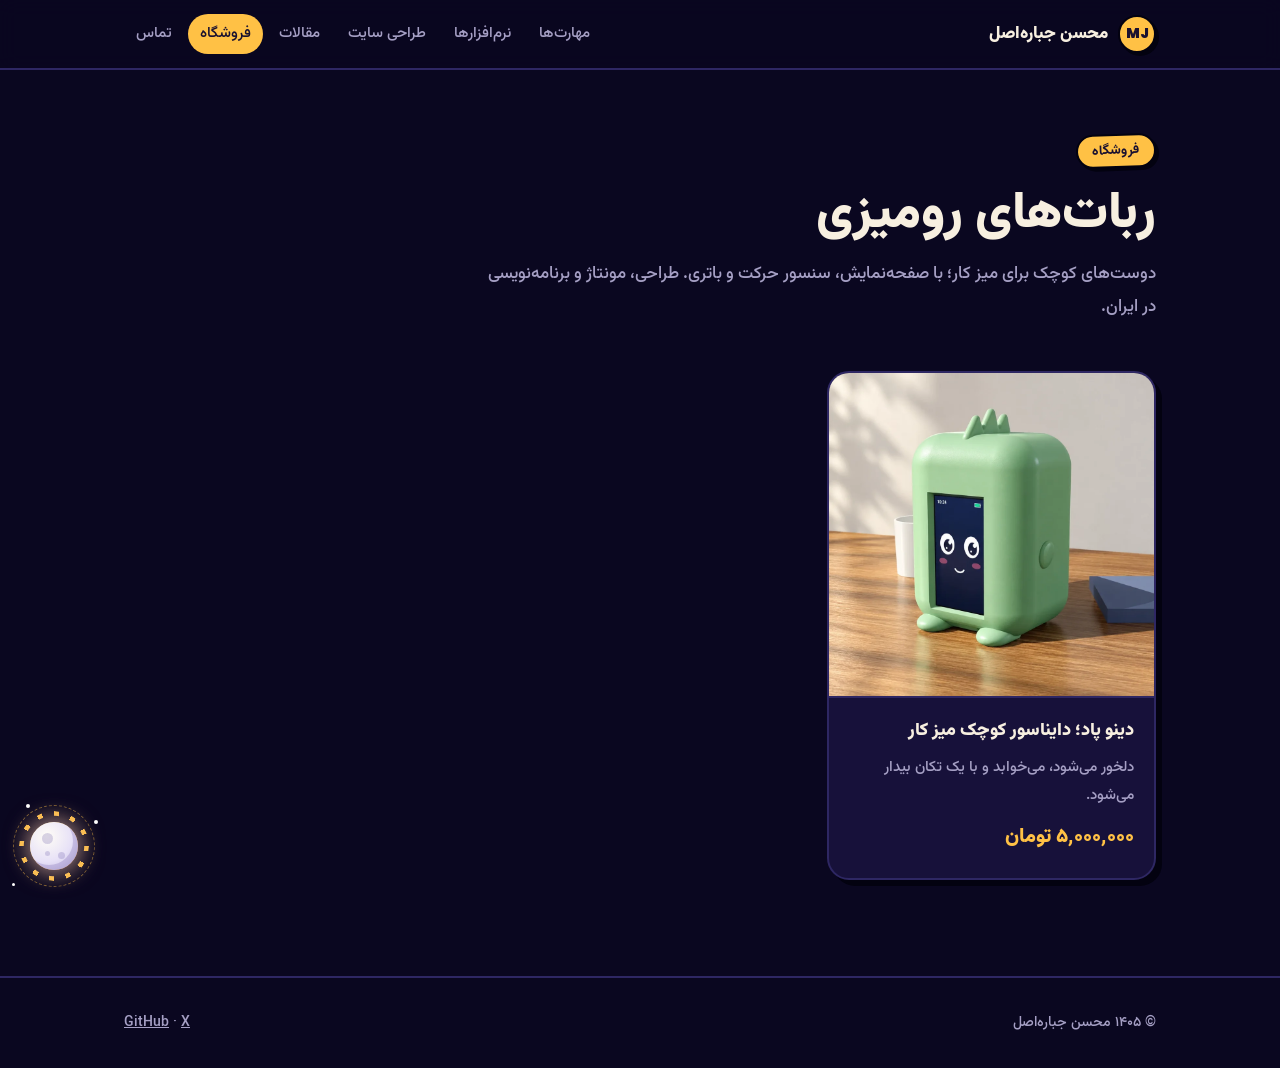
<file: shop/index.html>
<!doctype html>
<html lang="fa" dir="rtl">
<head>
<meta charset="utf-8"><meta name="viewport" content="width=device-width, initial-scale=1">
<title>فروشگاه ربات‌های رومیزی | محسن جباره‌اصل</title>
<meta name="description" content="ربات‌های رومیزی کوچک با صفحه‌نمایش و سنسور حرکت؛ طراحی، مونتاژ و برنامه‌نویسی در ایران.">
<link rel="canonical" href="https://mahsen81.ir/shop/">
<meta name="theme-color" content="#0a0720">
<link rel="icon" href="/favicon.svg" type="image/svg+xml"><link rel="icon" href="/favicon.ico" sizes="any"><link rel="apple-touch-icon" href="/apple-touch-icon.png">
<meta property="og:type" content="website"><meta property="og:site_name" content="محسن جباره‌اصل">
<meta property="og:title" content="فروشگاه ربات‌های رومیزی"><meta property="og:url" content="https://mahsen81.ir/shop/">
<meta property="og:image" content="https://mahsen81.ir/shop/img/dino-pod-main.webp"><meta property="og:locale" content="fa_IR">
<link rel="preload" as="font" type="font/woff2" href="/fonts/Vazirmatn-Black.woff2" crossorigin>
<link rel="stylesheet" href="/assets/chrome.css?v=1">
<link rel="stylesheet" href="/assets/blog.css?v=3">
<link rel="stylesheet" href="/assets/shop.css?v=3">
<script>try{var t=localStorage.getItem('mj-theme');if(t)document.documentElement.dataset.theme=t}catch(e){}</script>
</head>
<body>
<div class="orb-wrap">
  <button class="orb" id="orb" type="button" aria-label="تغییر حالت روز و شب">
    <span class="orb-stars" aria-hidden="true"><i></i><i></i><i></i></span><span class="orb-sun" aria-hidden="true"></span><span class="orb-moon" aria-hidden="true"></span>
  </button>
</div>
<nav class="site-nav solid" id="nav">
  <div class="wrap">
    <a class="logo" href="/"><span class="logo-badge">MJ</span><span class="logo-name">محسن جباره‌اصل</span></a>
    <div class="nav-right"><div class="nav-links">
      <a href="/#skills">مهارت‌ها</a><a href="/#software">نرم‌افزارها</a><a href="/#sites">طراحی سایت</a><a href="/blog/">مقالات</a><a href="/shop/" class="on">فروشگاه</a><a href="/#contact">تماس</a>
    </div></div>
  </div>
</nav>
<main>
  <section class="wrap page-head">
    <span class="eyebrow">فروشگاه</span>
    <h1>ربات‌های رومیزی</h1>
    <p class="sub">دوست‌های کوچک برای میز کار؛ با صفحه‌نمایش، سنسور حرکت و باتری. طراحی، مونتاژ و برنامه‌نویسی در ایران.</p>
  </section>
  <section class="wrap">
    <div class="products">
      <a class="card product-card" href="/shop/dino-pod/">
        <div class="pc-img"><img src="/shop/img/dino-pod-main.webp" alt="ربات دایناسور سبز روی میز کار با صورت خندان" width="1000" height="1000" loading="lazy" decoding="async"></div>
        <div class="pc-body">
          <h2>دینو پاد؛ دایناسور کوچک میز کار</h2>
          <p>دلخور می‌شود، می‌خوابد و با یک تکان بیدار می‌شود.</p>
          <strong class="price">۵٬۰۰۰٬۰۰۰ تومان</strong>
        </div>
      </a>
    </div>
  </section>
</main>
<footer class="foot"><div class="wrap foot-in"><span>© ۱۴۰۵ محسن جباره‌اصل</span><span><a href="https://github.com/mjpt1">GitHub</a> · <a href="https://x.com/mjpt1">X</a></span></div></footer>
<script src="/shop/shop.js?v=2"></script>
</body>
</html>
</file>
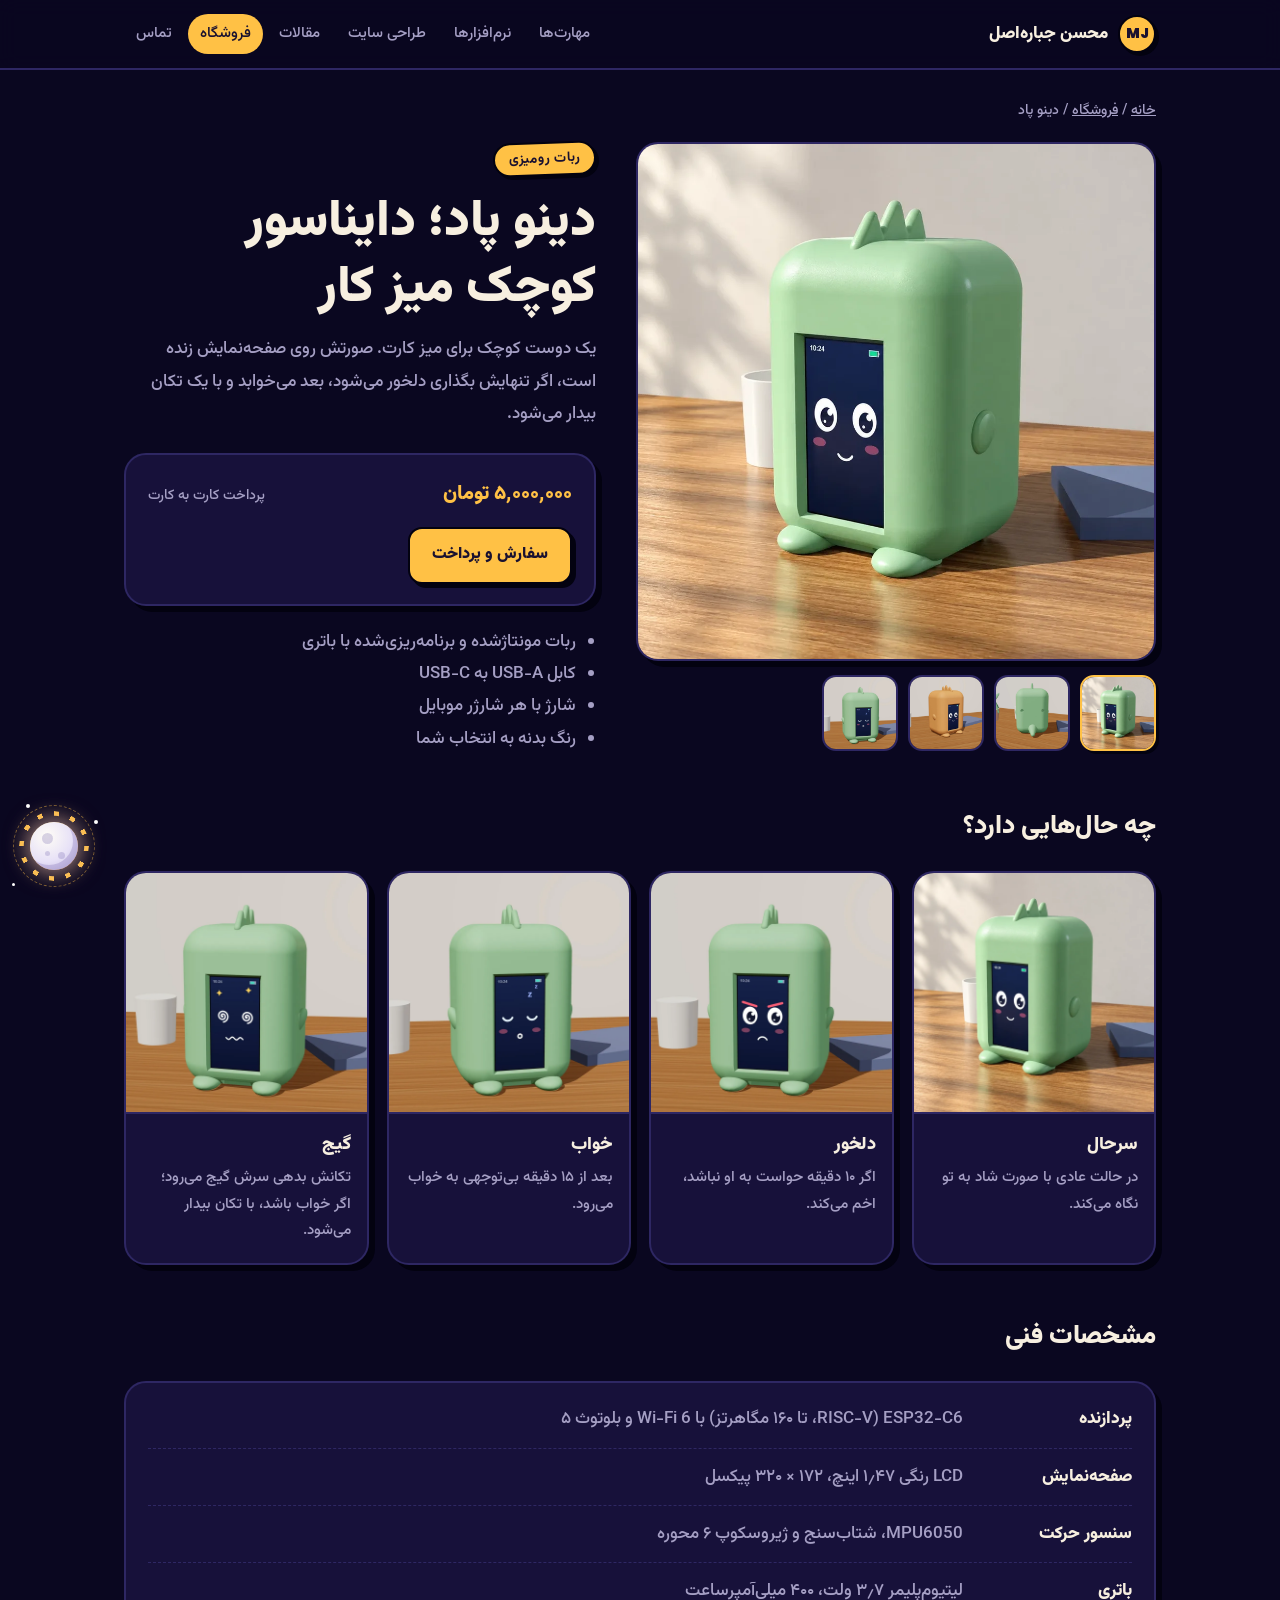
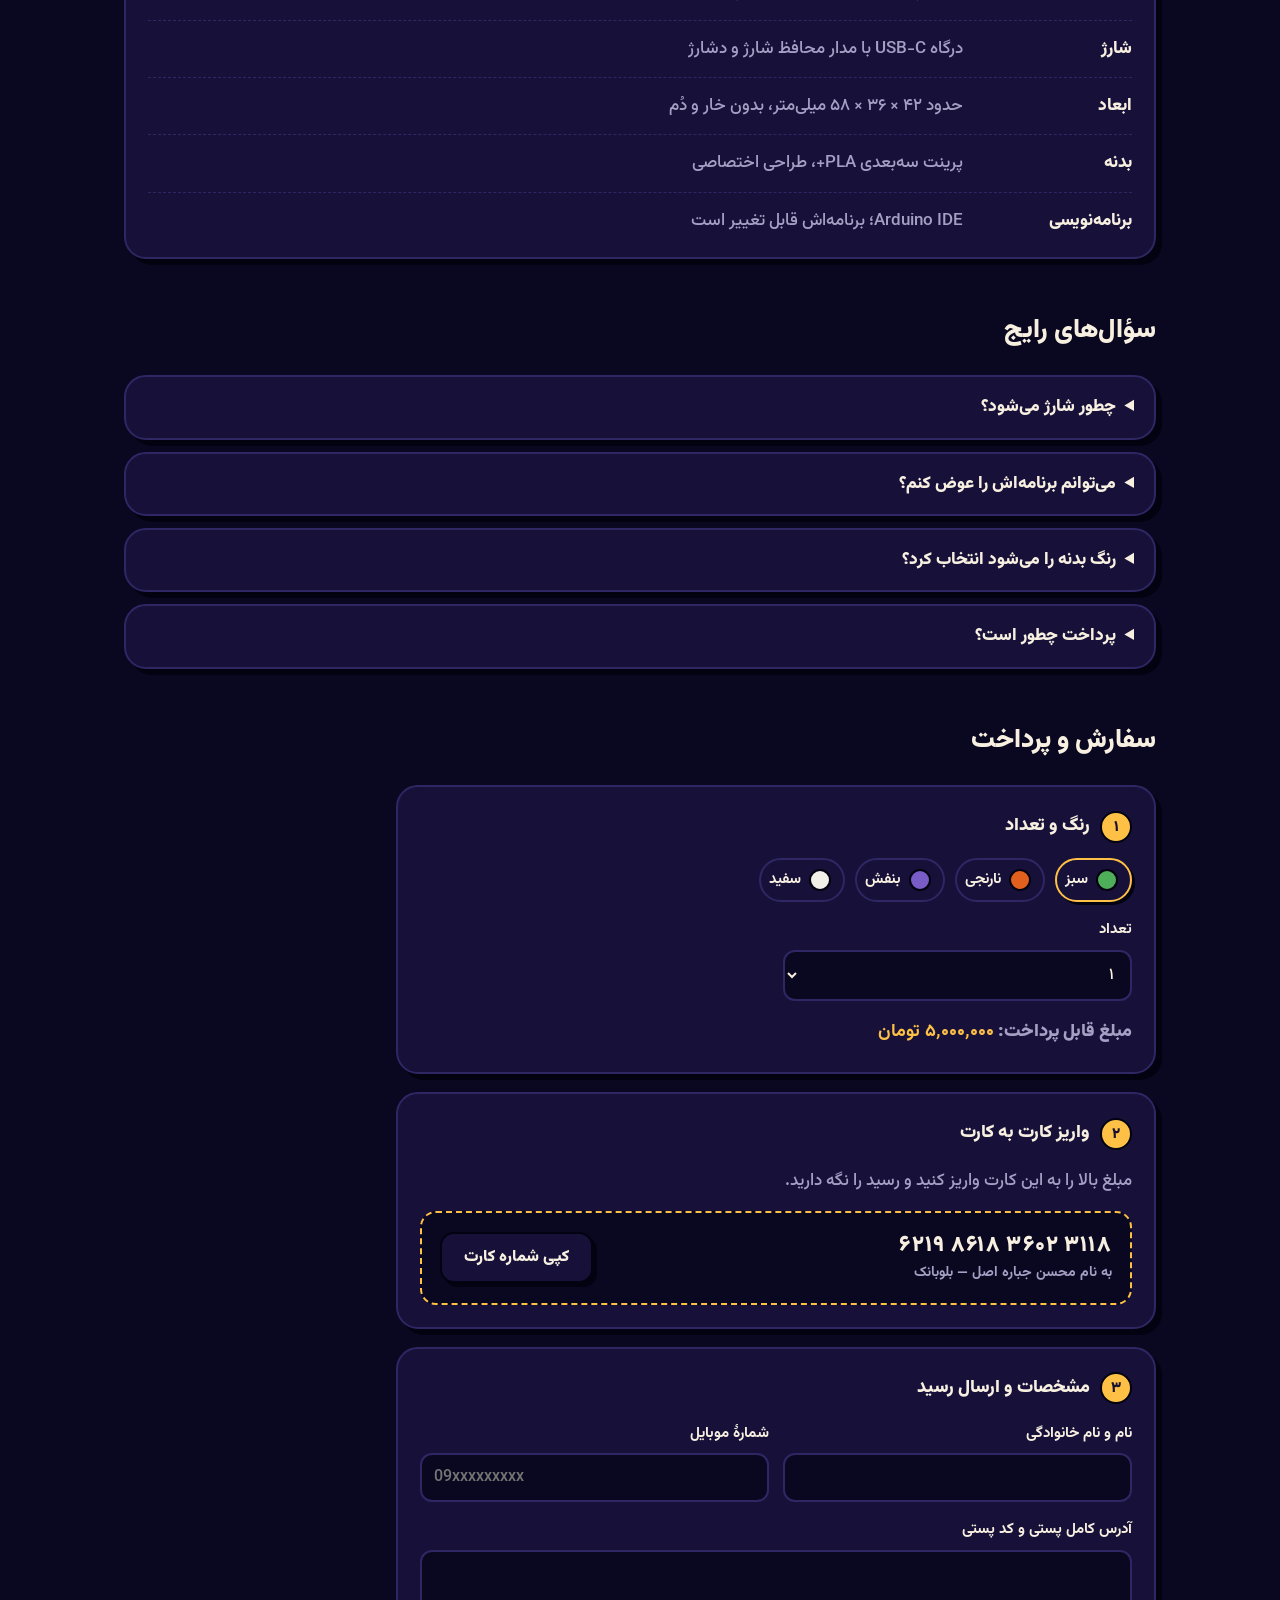
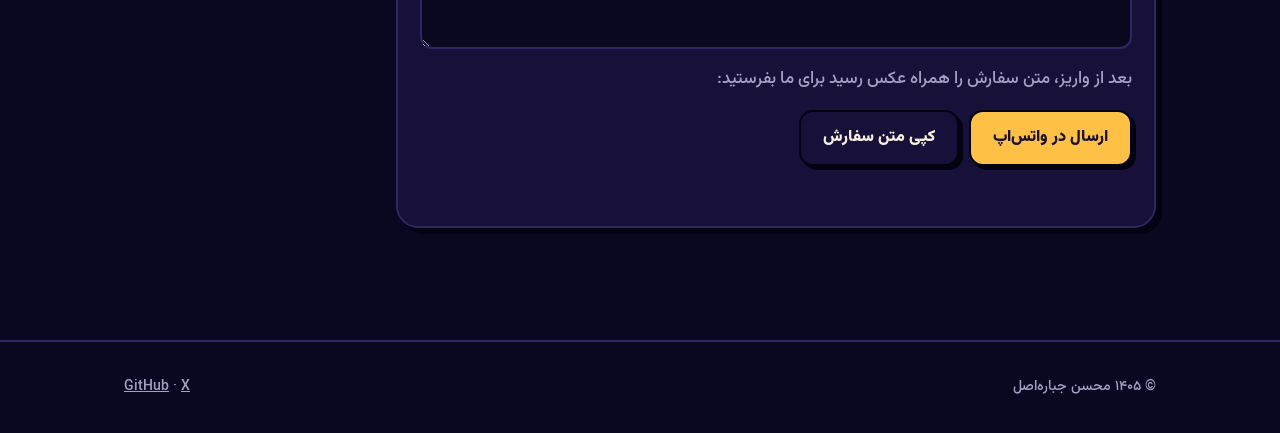
<file: shop/dino-pod/index.html>
<!doctype html>
<html lang="fa" dir="rtl">
<head>
<meta charset="utf-8"><meta name="viewport" content="width=device-width, initial-scale=1">
<title>ربات رومیزی دایناسور «دینو پاد» | محسن جباره‌اصل</title>
<meta name="description" content="دینو پاد، ربات رومیزی کوچک با صفحه‌نمایش رنگی و سنسور حرکت؛ دلخور می‌شود، می‌خوابد و با تکان بیدار می‌شود. قیمت ۵ میلیون تومان، پرداخت کارت به کارت.">
<link rel="canonical" href="https://mahsen81.ir/shop/dino-pod/">
<meta name="theme-color" content="#0a0720">
<link rel="icon" href="/favicon.svg" type="image/svg+xml"><link rel="icon" href="/favicon.ico" sizes="any"><link rel="apple-touch-icon" href="/apple-touch-icon.png">
<meta property="og:type" content="product">
<meta property="og:site_name" content="محسن جباره‌اصل">
<meta property="og:title" content="ربات رومیزی دایناسور «دینو پاد»">
<meta property="og:description" content="یک دوست کوچک برای میز کار؛ با صفحه‌نمایش رنگی و سنسور حرکت. ۵ میلیون تومان.">
<meta property="og:url" content="https://mahsen81.ir/shop/dino-pod/">
<meta property="og:image" content="https://mahsen81.ir/shop/img/dino-pod-main.webp">
<meta property="og:locale" content="fa_IR">
<meta name="twitter:card" content="summary_large_image">
<link rel="preload" as="font" type="font/woff2" href="/fonts/Vazirmatn-Black.woff2" crossorigin>
<link rel="preload" as="image" href="/shop/img/dino-pod-main.webp">
<link rel="stylesheet" href="/assets/chrome.css?v=1">
<link rel="stylesheet" href="/assets/blog.css?v=3">
<link rel="stylesheet" href="/assets/shop.css?v=3">
<script>try{var t=localStorage.getItem('mj-theme');if(t)document.documentElement.dataset.theme=t}catch(e){}</script>
<script type="application/ld+json">{"@context":"https://schema.org","@type":"Product","name":"ربات رومیزی دایناسور «دینو پاد»","description":"ربات رومیزی کوچک با صفحه‌نمایش رنگی ۱٫۴۷ اینچ، سنسور حرکت و باتری قابل شارژ.","image":["https://mahsen81.ir/shop/img/dino-pod-main.webp","https://mahsen81.ir/shop/img/dino-pod-back.webp","https://mahsen81.ir/shop/img/dino-pod-orange.webp"],"brand":{"@type":"Brand","name":"محسن جباره‌اصل"},"offers":{"@type":"Offer","price":"50000000","priceCurrency":"IRR","availability":"https://schema.org/InStock","url":"https://mahsen81.ir/shop/dino-pod/"}}</script>
</head>
<body>
<div class="orb-wrap">
  <button class="orb" id="orb" type="button" aria-label="تغییر حالت روز و شب">
    <span class="orb-stars" aria-hidden="true"><i></i><i></i><i></i></span><span class="orb-sun" aria-hidden="true"></span><span class="orb-moon" aria-hidden="true"></span>
  </button>
</div>
<nav class="site-nav solid" id="nav">
  <div class="wrap">
    <a class="logo" href="/"><span class="logo-badge">MJ</span><span class="logo-name">محسن جباره‌اصل</span></a>
    <div class="nav-right"><div class="nav-links">
      <a href="/#skills">مهارت‌ها</a><a href="/#software">نرم‌افزارها</a><a href="/#sites">طراحی سایت</a><a href="/blog/">مقالات</a><a href="/shop/" class="on">فروشگاه</a><a href="/#contact">تماس</a>
    </div></div>
  </div>
</nav>

<main class="wrap product">
  <nav class="crumbs" aria-label="مسیر"><a href="/">خانه</a> / <a href="/shop/">فروشگاه</a> / <span>دینو پاد</span></nav>

  <section class="hero">
    <div class="gallery">
      <figure class="card main-shot"><img id="main-img" src="/shop/img/dino-pod-main.webp" alt="ربات دایناسور سبز روی میز کار با صورت خندان روی صفحه‌نمایش" width="1000" height="1000" fetchpriority="high"></figure>
      <div class="thumbs" id="thumbs">
        <button type="button" class="thumb" aria-pressed="true" aria-label="تصویر ۱" data-src="/shop/img/dino-pod-main.webp" data-alt="ربات دایناسور سبز روی میز کار با صورت خندان روی صفحه‌نمایش"><img src="/shop/img/dino-pod-main.webp" alt="" width="76" height="76" loading="lazy"></button>
        <button type="button" class="thumb" aria-pressed="false" aria-label="تصویر ۲" data-src="/shop/img/dino-pod-back.webp" data-alt="پشت ربات با دُم کوچک و پیچ‌های درِ پشت"><img src="/shop/img/dino-pod-back.webp" alt="" width="76" height="76" loading="lazy"></button>
        <button type="button" class="thumb" aria-pressed="false" aria-label="تصویر ۳" data-src="/shop/img/dino-pod-orange.webp" data-alt="ربات دایناسور با بدنهٔ نارنجی"><img src="/shop/img/dino-pod-orange.webp" alt="" width="76" height="76" loading="lazy"></button>
        <button type="button" class="thumb" aria-pressed="false" aria-label="تصویر ۴" data-src="/shop/img/dino-pod-sleep.webp" data-alt="ربات در حالت خواب با چشم‌های بسته"><img src="/shop/img/dino-pod-sleep.webp" alt="" width="76" height="76" loading="lazy"></button>
      </div>
    </div>
    <div class="buy">
      <span class="eyebrow">ربات رومیزی</span>
      <h1>دینو پاد؛ دایناسور کوچک میز کار</h1>
      <p class="lead">یک دوست کوچک برای میز کارت. صورتش روی صفحه‌نمایش زنده است، اگر تنهایش بگذاری دلخور می‌شود، بعد می‌خوابد و با یک تکان بیدار می‌شود.</p>
      <div class="card price-box">
        <div class="price-row"><strong class="price">۵٬۰۰۰٬۰۰۰ تومان</strong><span class="muted">پرداخت کارت به کارت</span></div>
        <a class="btn" href="#order">سفارش و پرداخت</a>
      </div>
      <ul class="box-list">
        <li>ربات مونتاژشده و برنامه‌ریزی‌شده با باتری</li>
        <li>کابل USB-A به USB-C</li>
        <li>شارژ با هر شارژر موبایل</li>
        <li>رنگ بدنه به انتخاب شما</li>
      </ul>
    </div>
  </section>

  <h2 class="h2">چه حال‌هایی دارد؟</h2>
  <div class="moods">
    <article class="card mood"><img src="/shop/img/dino-pod-main.webp" alt="صورت خندان روی صفحهٔ ربات" width="400" height="400" loading="lazy"><div><h3>سرحال</h3><p>در حالت عادی با صورت شاد به تو نگاه می‌کند.</p></div></article>
    <article class="card mood"><img src="/shop/img/dino-pod-angry.webp" alt="صورت اخمو روی صفحهٔ ربات" width="400" height="400" loading="lazy"><div><h3>دلخور</h3><p>اگر ۱۰ دقیقه حواست به او نباشد، اخم می‌کند.</p></div></article>
    <article class="card mood"><img src="/shop/img/dino-pod-sleep.webp" alt="ربات خواب با چشم‌های بسته" width="400" height="400" loading="lazy"><div><h3>خواب</h3><p>بعد از ۱۵ دقیقه بی‌توجهی به خواب می‌رود.</p></div></article>
    <article class="card mood"><img src="/shop/img/dino-pod-dizzy.webp" alt="ربات گیج با چشم‌های چرخان" width="400" height="400" loading="lazy"><div><h3>گیج</h3><p>تکانش بدهی سرش گیج می‌رود؛ اگر خواب باشد، با تکان بیدار می‌شود.</p></div></article>
  </div>

  <h2 class="h2">مشخصات فنی</h2>
  <dl class="card specs">
    <div><dt>پردازنده</dt><dd>ESP32-C6 (RISC-V، تا ۱۶۰ مگاهرتز) با Wi-Fi 6 و بلوتوث ۵</dd></div>
    <div><dt>صفحه‌نمایش</dt><dd>LCD رنگی ۱٫۴۷ اینچ، ۱۷۲ × ۳۲۰ پیکسل</dd></div>
    <div><dt>سنسور حرکت</dt><dd>MPU6050، شتاب‌سنج و ژیروسکوپ ۶ محوره</dd></div>
    <div><dt>باتری</dt><dd>لیتیوم‌پلیمر ۳٫۷ ولت، ۴۰۰ میلی‌آمپرساعت</dd></div>
    <div><dt>شارژ</dt><dd>درگاه USB-C با مدار محافظ شارژ و دشارژ</dd></div>
    <div><dt>ابعاد</dt><dd>حدود ۴۲ × ۳۶ × ۵۸ میلی‌متر، بدون خار و دُم</dd></div>
    <div><dt>بدنه</dt><dd>پرینت سه‌بعدی PLA+، طراحی اختصاصی</dd></div>
    <div><dt>برنامه‌نویسی</dt><dd>Arduino IDE؛ برنامه‌اش قابل تغییر است</dd></div>
  </dl>

  <h2 class="h2">سؤال‌های رایج</h2>
  <div class="faq">
    <details class="card"><summary>چطور شارژ می‌شود؟</summary><p>با کابل همراه و هر شارژر موبایل، از درگاه USB-C پشت ربات.</p></details>
    <details class="card"><summary>می‌توانم برنامه‌اش را عوض کنم؟</summary><p>بله. ربات با Arduino IDE برنامه‌ریزی می‌شود و درگاه برنامه‌ریزی زیر بدنه است. برای سازنده‌ها و دانش‌آموزها پروژهٔ آموزشی خوبی است.</p></details>
    <details class="card"><summary>رنگ بدنه را می‌شود انتخاب کرد؟</summary><p>بله، در فرم سفارش رنگ دلخواه را انتخاب کنید.</p></details>
    <details class="card"><summary>پرداخت چطور است؟</summary><p>کارت به کارت. مبلغ را به کارت پایین صفحه واریز کنید و رسید را همراه مشخصات ارسال برای ما بفرستید. بعد از تأیید واریز، سفارش ساخته و ارسال می‌شود.</p></details>
  </div>

  <h2 class="h2" id="order">سفارش و پرداخت</h2>
  <div class="order" id="order-box">
    <section class="card step">
      <h3><span>۱</span>رنگ و تعداد</h3>
      <div class="swatches" role="radiogroup" aria-label="رنگ بدنه">
        <label><input type="radio" name="color" value="سبز" checked><i style="background:#4fae5a"></i>سبز</label>
        <label><input type="radio" name="color" value="نارنجی"><i style="background:#e2601e"></i>نارنجی</label>
        <label><input type="radio" name="color" value="بنفش"><i style="background:#7a5cc7"></i>بنفش</label>
        <label><input type="radio" name="color" value="سفید"><i style="background:#f2efe9"></i>سفید</label>
      </div>
      <div class="fields">
        <label>تعداد<select id="qty"><option value="1">۱</option><option value="2">۲</option><option value="3">۳</option><option value="4">۴</option><option value="5">۵</option></select></label>
      </div>
      <p class="total">مبلغ قابل پرداخت: <b id="total">۵٬۰۰۰٬۰۰۰ تومان</b></p>
    </section>

    <section class="card step">
      <h3><span>۲</span>واریز کارت به کارت</h3>
      <p>مبلغ بالا را به این کارت واریز کنید و رسید را نگه دارید.</p>
      <div class="card-no">
        <div><strong id="card-number"></strong><small id="card-owner"></small></div>
        <button type="button" class="btn btn-o" id="copy-card">کپی شماره کارت</button>
      </div>
    </section>

    <section class="card step">
      <h3><span>۳</span>مشخصات و ارسال رسید</h3>
      <div class="fields">
        <label>نام و نام خانوادگی<input id="f-name" autocomplete="name" maxlength="80"></label>
        <label>شمارهٔ موبایل<input id="f-phone" inputmode="tel" dir="ltr" placeholder="09xxxxxxxxx" autocomplete="tel" maxlength="14"></label>
        <label class="wide">آدرس کامل پستی و کد پستی<textarea id="f-address" rows="3" autocomplete="street-address" maxlength="400"></textarea></label>
      </div>
      <p>بعد از واریز، متن سفارش را همراه عکس رسید برای ما بفرستید:</p>
      <div class="send">
        <a class="btn" id="send-wa" href="#" target="_blank" rel="noopener">ارسال در واتس‌اپ</a>
        <a class="btn btn-o" id="send-tg" href="#" target="_blank" rel="noopener">ارسال در تلگرام</a>
        <button type="button" class="btn btn-o" id="copy-order">کپی متن سفارش</button>
      </div>
      <p class="form-status" id="order-status" role="status" aria-live="polite"></p>
    </section>
  </div>
</main>

<footer class="foot"><div class="wrap foot-in"><span>© ۱۴۰۵ محسن جباره‌اصل</span><span><a href="https://github.com/mjpt1">GitHub</a> · <a href="https://x.com/mjpt1">X</a></span></div></footer>

<script>
/* ---------- shop settings: edit these ---------- */
var SHOP = {
  price: 5000000,                       // toman, per robot
  card: '6219861836023118',                           // card number, 16 digits, e.g. '6037991234567890'
  owner: 'به نام محسن جباره اصل — بلوبانک',                          // card holder name and bank, e.g. 'به نام … — بانک …'
  whatsapp: '989120766518',                       // phone in international form without +, e.g. '989123456789'
  telegram: ''                          // telegram username without @
};
</script>
<script src="/shop/shop.js?v=2"></script>
</body>
</html>
</file>
<file: assets/chrome.css>
/* Header, language menu and day/night switch: copied from the home page (index.html) so every page matches */
  nav.site-nav { position: sticky; top: 0; z-index: 30; transition: background .3s, border-color .3s; border-bottom: 2px solid transparent; }
  nav.solid { background: color-mix(in srgb, var(--bg) 85%, transparent); backdrop-filter: blur(10px); border-color: var(--line); }
  nav .wrap { display: flex; align-items: center; justify-content: space-between; gap: 16px; height: 68px; }
  .logo { display: flex; align-items: center; gap: 10px; text-decoration: none; font-weight: 900; color: #f7efe0; white-space: nowrap; }
  nav.solid .logo { color: var(--ink); }
  :root[data-theme="day"] nav .logo, :root[data-theme="day"] nav .nav-links a { color: var(--ink); }
  :root[data-theme="day"] nav .lang-btn { color: var(--ink); border-color: var(--line); background: var(--paper); }
  .logo-badge { width: 38px; height: 38px; border-radius: 50%; background: var(--accent); color: var(--on-accent); display: grid; place-items: center; font: 900 .85rem Pop, sans-serif; border: 2.5px solid var(--shadow); box-shadow: 3px 3px 0 var(--shadow); }
  .nav-right { display: flex; align-items: center; gap: 10px; }
  .nav-links { display: flex; gap: 4px; }
  .nav-links a { text-decoration: none; color: #cfc8e6; font-size: .92rem; padding: 6px 12px; border-radius: 999px; transition: background .2s, color .2s; white-space: nowrap; }
  nav.solid .nav-links a { color: var(--muted); }
  .nav-links a:hover { background: var(--accent); color: var(--on-accent) !important; }

  /* language menu */
  .lang { position: relative; }
  .lang-btn { display: flex; align-items: center; gap: 6px; font: 700 .85rem var(--font); color: #f7efe0; background: rgba(255,255,255,.06); border: 2px solid rgba(255,255,255,.18); border-radius: 999px; padding: 5px 12px; cursor: pointer; }
  nav.solid .lang-btn { color: var(--ink); border-color: var(--line); background: var(--paper); }
  .lang-btn svg { width: 16px; height: 16px; }
  .lang-menu { position: absolute; top: calc(100% + 8px); inset-inline-end: 0; list-style: none; margin: 0; padding: 6px; min-width: 160px; background: var(--paper); color: var(--ink); border: 2.5px solid var(--shadow); box-shadow: 5px 5px 0 var(--shadow); border-radius: 16px; }
  .lang-menu button { width: 100%; text-align: start; font: 700 .95rem var(--font); background: none; color: inherit; border: 0; border-radius: 10px; padding: 7px 12px; cursor: pointer; }
  .lang-menu button:hover { background: var(--bg2); }
  .lang-menu button[aria-current="true"] { background: var(--accent); color: var(--on-accent); }

  /* ---------- the hook: eclipse switch (day / night) ---------- */
  .orb-wrap { position: fixed; bottom: calc(22px + env(safe-area-inset-bottom, 0px)); left: 22px; z-index: 40; display: flex; align-items: center; gap: 12px; }
  .orb { position: relative; width: 64px; height: 64px; border: 0; padding: 0; border-radius: 50%; background: none; cursor: pointer; transition: transform .4s cubic-bezier(.3,1.7,.5,1); }
  .orb:hover { transform: scale(1.08) rotate(-8deg); }
  .orb:active { transform: scale(.94); }
  .orb::before { content: ''; position: absolute; inset: -9px; border-radius: 50%; border: 1.5px dashed rgba(255,193,69,.45); animation: spin 18s linear infinite; }
  .orb-sun { position: absolute; inset: 8px; border-radius: 50%; background: radial-gradient(circle at 35% 30%, #fff6c4, #ffc145 50%, #ff8a1f); box-shadow: 0 0 26px #ffb547aa, inset -4px -5px 0 rgba(200,90,0,.25); }
  .orb-sun::before { content: ''; position: absolute; inset: -11px; border-radius: 50%; z-index: -1; background: repeating-conic-gradient(#ffc145 0 9deg, transparent 9deg 30deg); -webkit-mask: radial-gradient(circle, transparent 60%, #000 62%, #000 74%, transparent 76%); mask: radial-gradient(circle, transparent 60%, #000 62%, #000 74%, transparent 76%); animation: spin 14s linear infinite; }
  .orb-moon { position: absolute; inset: 8px; border-radius: 50%; background: radial-gradient(circle at 35% 30%, #fffdf6, #e7e1f7 55%, #b8afd9); box-shadow: 0 0 24px #b9b0ff77, inset -5px -5px 0 rgba(90,70,160,.22); transition: transform .8s cubic-bezier(.65,0,.25,1), opacity .5s .3s; }
  .orb-moon::before, .orb-moon::after { content: ''; position: absolute; border-radius: 50%; background: rgba(120,105,175,.28); }
  .orb-moon::before { width: 11px; height: 11px; top: 11px; left: 12px; }
  .orb-moon::after { width: 7px; height: 7px; bottom: 11px; right: 13px; box-shadow: -14px -2px 0 -1px rgba(120,105,175,.28); }
  .orb-stars { position: absolute; inset: -14px; pointer-events: none; transition: opacity .5s; }
  .orb-stars i { position: absolute; width: 4px; height: 4px; border-radius: 50%; background: #fff; animation: twinkle 2.4s ease-in-out infinite; }
  .orb-stars i:nth-child(1) { top: 4px; left: 18px; }
  .orb-stars i:nth-child(2) { top: 20px; right: 2px; animation-delay: .8s; }
  .orb-stars i:nth-child(3) { bottom: 6px; left: 4px; animation-delay: 1.5s; width: 3px; height: 3px; }
  :root[data-theme="day"] .orb-moon { transform: translate(78%, -70%) scale(.85); opacity: 0; transition: transform .8s cubic-bezier(.65,0,.25,1), opacity .35s; }
  :root[data-theme="day"] .orb-stars { opacity: 0; }
  :root[data-theme="day"] .orb::before { border-color: rgba(29,21,48,.35); }
  .orb-tip { background: var(--paper); color: var(--ink); border: 2.5px solid var(--shadow); box-shadow: 3px 3px 0 var(--shadow); border-radius: 14px; padding: 4px 14px; font-weight: 700; font-size: .88rem; white-space: nowrap; opacity: 0; transform: translateX(-10px) scale(.8); transition: opacity .3s, transform .45s cubic-bezier(.3,1.8,.5,1); pointer-events: none; }
  .orb-tip.show { opacity: 1; transform: none; }
  @keyframes spin { to { transform: rotate(360deg); } }
  @keyframes twinkle { 50% { opacity: .2; transform: scale(.5); } }
  /* the theme change spreads from the switch as a growing circle */
  ::view-transition-old(root), ::view-transition-new(root) { animation: none; mix-blend-mode: normal; }
  @media (max-width: 960px) { .nav-links { display: none; } }
  @media (max-width: 480px) { .logo-name { display: none; } }
</file>
<file: assets/blog.css>
/* Blog pages: same colours, fonts and cartoon cards as the home page */
@font-face { font-family: Vazir; src: url(/fonts/Vazirmatn-Medium.woff2) format('woff2'); font-weight: 400 500; font-display: swap; }
@font-face { font-family: Vazir; src: url(/fonts/Vazirmatn-Bold.woff2) format('woff2'); font-weight: 700; font-display: swap; }
@font-face { font-family: Vazir; src: url(/fonts/Vazirmatn-Black.woff2) format('woff2'); font-weight: 900; font-display: swap; }
@font-face { font-family: Pop; src: url(/fonts/Poppins-Black.woff2) format('woff2'); font-weight: 900; font-display: swap; }
:root {
  --bg: #0a0720; --bg2: #110c2c; --paper: #17113a; --ink: #f7efe0; --muted: #a59fc4; --line: #2e2763; --shadow: #030210;
  --accent: #ffc145; --accent2: #ff5d73; --accent3: #4ad6c0; --on-accent: #1a1130;
  --font: Vazir, "Segoe UI", Roboto, Tahoma, sans-serif; color-scheme: dark;
}
:root[data-theme="day"] {
  --bg: #fff3dc; --bg2: #ffe9c2; --paper: #fffaf0; --ink: #1d1530; --muted: #625a7a; --line: #1d1530; --shadow: #1d1530;
  --accent: #ffb020; --accent2: #f0435c; --accent3: #14a892; --on-accent: #1d1530; color-scheme: light;
}
* { box-sizing: border-box; }
body { margin: 0; background: var(--bg); color: var(--ink); font: 500 17px/1.9 var(--font); -webkit-font-smoothing: antialiased; }
a { color: inherit; }
img { max-width: 100%; height: auto; }
:focus-visible { outline: 3px solid var(--accent); outline-offset: 3px; }
.wrap { max-width: 1080px; margin: 0 auto; padding-inline: 24px; }


.page-head { padding-block: 64px 32px; }
.eyebrow { display: inline-block; font-weight: 700; font-size: .85rem; color: var(--on-accent); background: var(--accent); border: 2.5px solid var(--shadow); box-shadow: 3px 3px 0 var(--shadow); border-radius: 999px; padding: 2px 14px; transform: rotate(-2deg); margin-bottom: 14px; }
h1 { font-weight: 900; font-size: clamp(2rem, 5vw, 3.2rem); line-height: 1.3; margin: 0 0 10px; text-wrap: balance; }
.h2 { font-weight: 900; font-size: 1.6rem; margin: 48px 0 20px; }
.sub { color: var(--muted); margin: 0 0 16px; max-width: 40em; }
.card { background: var(--paper); border: 2.5px solid var(--line); border-radius: 22px; box-shadow: 6px 6px 0 var(--shadow); }
.empty { text-align: center; padding: 48px 24px; }
.btn { display: inline-flex; align-items: center; gap: 8px; padding: 11px 22px; border-radius: 14px; text-decoration: none; font-weight: 900; background: var(--accent); color: var(--on-accent); border: 2.5px solid var(--shadow); box-shadow: 4px 4px 0 var(--shadow); transition: transform .2s, box-shadow .2s; }
.btn:hover { transform: translate(-2px, -2px); box-shadow: 6px 6px 0 var(--shadow); }
.chip { display: inline-block; font-size: .82rem; font-weight: 700; text-decoration: none; padding: 2px 12px; border-radius: 999px; border: 2px solid var(--line); color: var(--muted); }
.chip:hover { border-color: var(--accent); color: var(--accent); }

.posts { display: grid; grid-template-columns: repeat(3, 1fr); gap: 22px; padding-bottom: 40px; }
.post-card { text-decoration: none; overflow: hidden; display: flex; flex-direction: column; transition: transform .25s cubic-bezier(.3,1.6,.5,1), box-shadow .25s; }
.post-card:hover { transform: translate(-4px, -4px) rotate(-.4deg); box-shadow: 10px 10px 0 var(--shadow); }
.pc-img { aspect-ratio: 1200/630; background: var(--bg2); border-bottom: 2.5px solid var(--line); overflow: hidden; display: grid; place-items: center; }
.pc-img img { width: 100%; height: 100%; object-fit: cover; }
.pc-ph { font: 900 3rem var(--font); color: var(--accent); }
.pc-body { padding: 18px 20px 22px; display: grid; gap: 6px; }
.pc-body h2 { font-size: 1.15rem; font-weight: 900; line-height: 1.6; margin: 0; }
.pc-body p { color: var(--muted); font-size: .92rem; margin: 0; }
.meta { color: var(--muted); font-size: .85rem; }

.article { max-width: 780px; padding-block: 40px 20px; }
.crumbs { font-size: .85rem; color: var(--muted); margin-bottom: 18px; }
.crumbs a { color: var(--muted); }
.article header { margin-bottom: 28px; }
.tags { display: flex; flex-wrap: wrap; gap: 8px; margin-top: 12px; }
.cover { width: 100%; border-radius: 22px; border: 2.5px solid var(--line); margin-bottom: 32px; aspect-ratio: 1200/630; object-fit: cover; }
.prose { font-size: 1.08rem; line-height: 2.1; overflow-wrap: anywhere; }
.prose h2 { font-size: 1.6rem; font-weight: 900; margin: 1.8em 0 .5em; line-height: 1.5; }
.prose h3 { font-size: 1.25rem; font-weight: 900; margin: 1.5em 0 .4em; }
.prose p { margin: 0 0 1.2em; }
.prose a { color: var(--accent); }
.prose img { border-radius: 16px; }
.prose figure { margin: 1.6em 0; }
.prose figcaption { color: var(--muted); font-size: .88rem; text-align: center; margin-top: 6px; }
.prose blockquote { margin: 1.6em 0; padding: 10px 20px; border-inline-start: 5px solid var(--accent); background: var(--paper); border-radius: 12px; color: var(--muted); }
.prose pre { background: var(--bg2); border: 2px solid var(--line); border-radius: 14px; padding: 16px; overflow-x: auto; direction: ltr; text-align: left; font-size: .9rem; line-height: 1.7; }
.prose code { font-family: ui-monospace, Consolas, monospace; }
.prose ul, .prose ol { padding-inline-start: 1.4em; margin: 0 0 1.2em; }
.prose table { width: 100%; border-collapse: collapse; display: block; overflow-x: auto; margin: 1.4em 0; }
.prose th, .prose td { border: 1.5px solid var(--line); padding: 8px 12px; }
.cta { margin-top: 48px; padding: 28px; text-align: center; background: var(--accent); color: var(--on-accent); border-color: var(--shadow); }
.cta h2 { font-weight: 900; margin: 0 0 6px; }
.cta .sub { color: inherit; opacity: .8; margin-inline: auto; }
.cta .btn { background: #1d1530; color: #fff3dc; }

.nav-links a.on { background: var(--accent); color: var(--on-accent) !important; }
.orb-wrap .orb-tip { display: none; }
.lang-menu a { display: block; text-align: start; font: 700 .95rem var(--font); color: inherit; text-decoration: none; border-radius: 10px; padding: 7px 12px; }
.lang-menu a:hover { background: var(--bg2); }
.lang-menu a[aria-current="true"] { background: var(--accent); color: var(--on-accent); }
.note { margin-top: 16px; padding: 10px 16px; border-radius: 12px; background: var(--paper); border: 2px solid var(--line); color: var(--muted); font-size: .92rem; display: inline-block; }
.trans { display: flex; flex-wrap: wrap; align-items: center; gap: 8px; margin-top: 12px; font-size: .85rem; color: var(--muted); }

.foot { margin-top: 40px; padding-block: 32px; border-top: 2px solid var(--line); color: var(--muted); font-size: .88rem; }
.foot-in { display: flex; justify-content: space-between; flex-wrap: wrap; gap: 12px; }

@media (max-width: 900px) { .posts { grid-template-columns: 1fr 1fr; } }
@media (max-width: 600px) {
  .posts { grid-template-columns: 1fr; }
  .wrap { padding-inline: 16px; }
    }
</file>
<file: assets/shop.css>
/* Shop pages (static HTML): product grid, product page and the card-to-card order box.
   Colours, fonts, cards and buttons come from blog.css; the header and day/night switch from chrome.css. */
.products { display: grid; grid-template-columns: repeat(auto-fill, minmax(280px, 1fr)); gap: 22px; padding-bottom: 56px; }
[hidden] { display: none !important; }
.product-card { text-decoration: none; overflow: hidden; display: flex; flex-direction: column; transition: transform .25s cubic-bezier(.3,1.6,.5,1), box-shadow .25s; }
.product-card:hover { transform: translate(-4px, -4px) rotate(-.4deg); box-shadow: 10px 10px 0 var(--shadow); }
.product-card .pc-img { aspect-ratio: 1; }
.product-card .pc-body { gap: 8px; }
.price { font-weight: 900; font-size: 1.25rem; color: var(--accent); }

.product { padding-block: 28px 72px; }
.crumbs { font-size: .85rem; color: var(--muted); margin-bottom: 18px; }
.crumbs a { color: var(--muted); }
.hero { display: grid; grid-template-columns: 1.1fr 1fr; gap: 40px; align-items: start; }
.hero > * { min-width: 0; }
.main-shot { margin: 0; overflow: hidden; aspect-ratio: 1; padding: 0; }
.main-shot img { width: 100%; height: 100%; object-fit: cover; display: block; }
.thumbs { display: flex; flex-wrap: wrap; gap: 10px; margin-top: 14px; }
.thumb { width: 76px; height: 76px; padding: 0; border-radius: 14px; border: 2.5px solid var(--line); background: var(--paper); overflow: hidden; cursor: pointer; }
.thumb img { width: 100%; height: 100%; object-fit: cover; display: block; }
.thumb[aria-pressed="true"] { border-color: var(--accent); box-shadow: 3px 3px 0 var(--shadow); }
.muted { color: var(--muted); font-size: .9rem; }

.buy h1 { margin-top: 0; }
.lead { color: var(--muted); font-size: 1.08rem; margin: 0 0 22px; }
.price-box { padding: 20px 22px; display: grid; gap: 14px; margin-bottom: 20px; }
.price-row { display: flex; align-items: baseline; justify-content: space-between; gap: 12px; flex-wrap: wrap; }
.price-box .btn { justify-self: start; }
.box-list { margin: 0; padding-inline-start: 1.2em; color: var(--muted); }

.h2 { scroll-margin-top: 84px; }
.moods { display: grid; grid-template-columns: repeat(4, 1fr); gap: 18px; }
.mood { overflow: hidden; }
.mood img { width: 100%; aspect-ratio: 1; object-fit: cover; display: block; border-bottom: 2.5px solid var(--line); }
.mood div { padding: 14px 16px 18px; }
.mood h3 { margin: 0 0 4px; font-weight: 900; font-size: 1.1rem; }
.mood p { margin: 0; color: var(--muted); font-size: .92rem; line-height: 1.8; }

.specs { margin: 0; padding: 8px 22px; display: grid; }
.specs div { display: grid; grid-template-columns: 9em 1fr; gap: 16px; padding: 12px 0; border-bottom: 1.5px dashed var(--line); }
.specs div:last-child { border-bottom: 0; }
.specs dt { font-weight: 900; }
.specs dd { margin: 0; color: var(--muted); }

.faq { display: grid; gap: 12px; }
.faq details { padding: 14px 20px; }
.faq summary { font-weight: 900; cursor: pointer; }
.faq p { margin: 10px 0 0; color: var(--muted); }

/* order: 3 numbered steps */
.order { display: grid; gap: 18px; max-width: 760px; }
.step { padding: 22px; display: grid; gap: 14px; }
.step h3 { margin: 0; font-weight: 900; font-size: 1.15rem; display: flex; align-items: center; gap: 10px; }
.step h3 span { width: 32px; height: 32px; border-radius: 50%; background: var(--accent); color: var(--on-accent); border: 2.5px solid var(--shadow); display: grid; place-items: center; font-size: .95rem; flex: none; }
.step p { margin: 0; color: var(--muted); }
.fields { display: grid; grid-template-columns: 1fr 1fr; gap: 14px; }
.fields .wide { grid-column: 1 / -1; }
.order label { display: grid; gap: 6px; font-weight: 700; font-size: .92rem; }
.order input, .order select, .order textarea { font: 500 1rem var(--font); color: var(--ink); background: var(--bg); border: 2px solid var(--line); border-radius: 12px; padding: 10px 12px; width: 100%; }
.order input:focus, .order select:focus, .order textarea:focus { outline: none; border-color: var(--accent); }
.swatches { display: flex; gap: 10px; flex-wrap: wrap; }
.swatches label { display: flex; align-items: center; gap: 8px; cursor: pointer; padding: 6px 12px 6px 8px; border-radius: 999px; border: 2px solid var(--line); font-weight: 700; }
.swatches input { position: absolute; opacity: 0; width: 1px; height: 1px; }
.swatches i { width: 22px; height: 22px; border-radius: 50%; border: 2px solid var(--shadow); }
.swatches label:has(input:checked) { border-color: var(--accent); box-shadow: 3px 3px 0 var(--shadow); }
.swatches label:has(input:focus-visible) { outline: 3px solid var(--accent); outline-offset: 2px; }
.total { font-weight: 900; font-size: 1.15rem; }
.total b { color: var(--accent); }
.card-no { display: flex; align-items: center; justify-content: space-between; gap: 12px; flex-wrap: wrap; padding: 16px 18px; border-radius: 16px; border: 2.5px dashed var(--accent); background: var(--bg); }
.card-no strong { display: block; font: 900 1.35rem/1.4 Pop, var(--font); letter-spacing: .06em; direction: ltr; unicode-bidi: isolate; text-align: right; white-space: nowrap; }
.card-no small { display: block; color: var(--muted); font-weight: 700; }
.btn-o { background: var(--paper); color: var(--ink); }
.btn { cursor: pointer; font-family: var(--font); font-size: 1rem; }
.send { display: flex; gap: 10px; flex-wrap: wrap; }
.form-status { margin: 0; font-weight: 700; min-height: 1.4em; color: var(--accent2); }
.form-status.ok { color: var(--accent3); }

@media (max-width: 900px) {
  .hero { grid-template-columns: 1fr; gap: 24px; }
  .moods { grid-template-columns: 1fr 1fr; }
}
@media (max-width: 560px) {
  .wrap { padding-inline: 16px; }
  .fields { grid-template-columns: 1fr; }
  .specs div { grid-template-columns: 1fr; gap: 2px; }
  .thumb { width: 60px; height: 60px; }
  .card-no strong { font-size: 1.1rem; }
}
</file>
